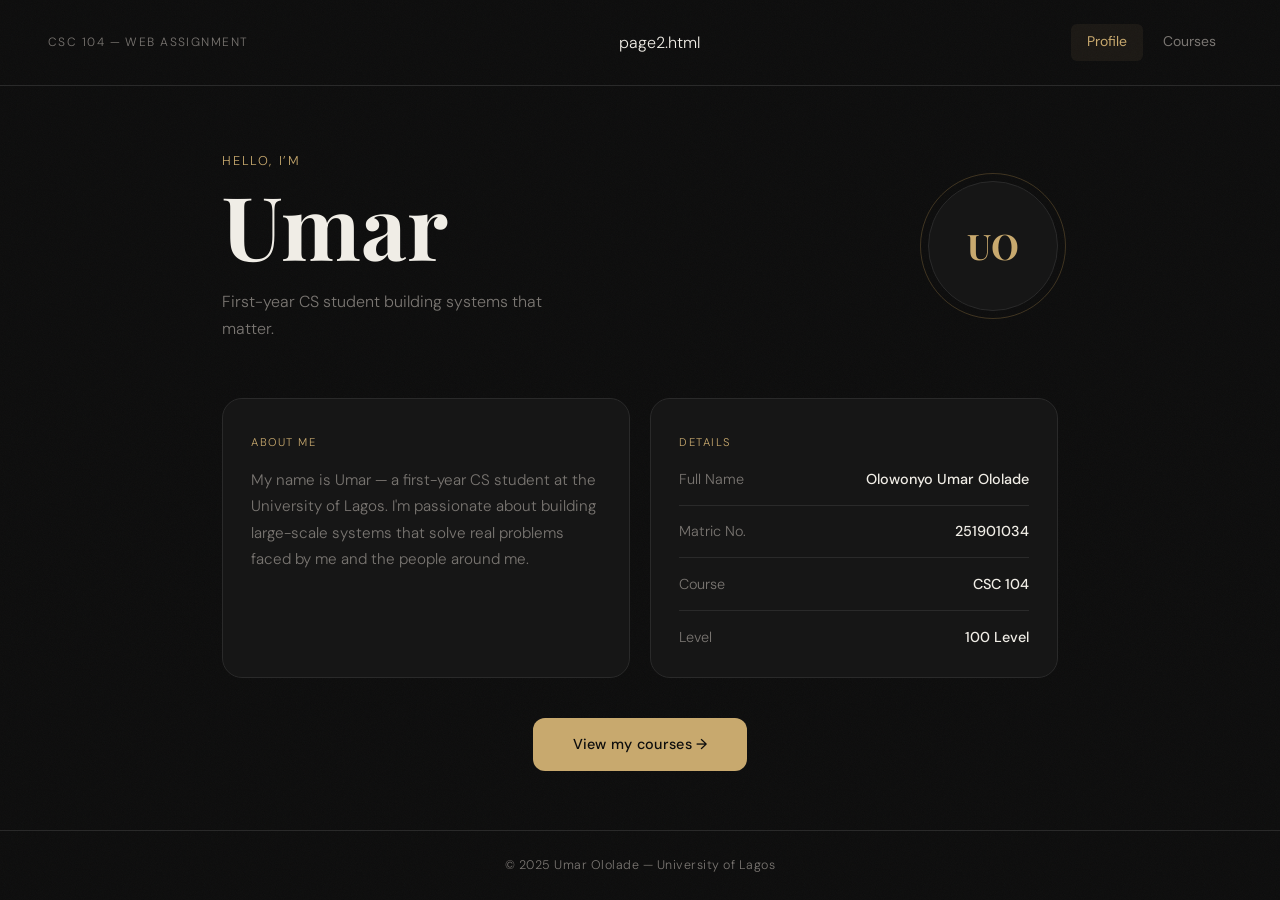
<file: index.html>
<!DOCTYPE html>
<html lang="en">
<head>
    <meta charset="UTF-8">
    <meta name="viewport" content="width=device-width, initial-scale=1.0">
    <title>Umar Ololade</title>
    <link rel="preconnect" href="https://fonts.googleapis.com">
    <link rel="preconnect" href="https://fonts.gstatic.com" crossorigin>
    <link href="https://fonts.googleapis.com/css2?family=Playfair+Display:ital,wght@0,700;1,400&family=DM+Sans:wght@300;400;500&display=swap" rel="stylesheet">
    <link rel="stylesheet" href="style.css">
</head>
<body>

    <div class="noise"></div>

    <header>
        <span class="header-tag">CSC 104 &mdash; Web Assignment</span> page2.html
        <nav>
            <a href="index.html" class="nav-link active">Profile</a>
            <a href="page2.html" class="nav-link">Courses</a>
        </nav>
    </header>

    <main>
        <section class="hero">
            <div class="hero-text">
                <p class="greeting">Hello, I&rsquo;m</p>
                <h1>Umar</h1>
                <p class="tagline">First-year CS student building systems that matter.</p>
            </div>
            <div class="avatar-wrap">
                <div class="avatar">UO</div>
                <div class="avatar-ring"></div>
            </div>
        </section>

        <section class="cards">
            <div class="card">
                <span class="card-label">About me</span>
                <p>My name is Umar — a first-year CS student at the University of Lagos. I'm passionate about building large-scale systems that solve real problems faced by me and the people around me.</p>
            </div>

            <div class="card details-card">
                <span class="card-label">Details</span>
                <ul class="details-list">
                    <li>
                        <span class="detail-key">Full Name</span>
                        <span class="detail-val">Olowonyo Umar Ololade</span>
                    </li>
                    <li>
                        <span class="detail-key">Matric No.</span>
                        <span class="detail-val">251901034</span>
                    </li>
                    <li>
                        <span class="detail-key">Course</span>
                        <span class="detail-val">CSC 104</span>
                    </li>
                    <li>
                        <span class="detail-key">Level</span>
                        <span class="detail-val">100 Level</span>
                    </li>
                </ul>
            </div>
        </section>

        <div class="cta-wrap">
            <a href="page2.html" class="cta-btn">View my courses &rarr;</a>
        </div>
    </main>

    <footer>
        <span>&copy; 2025 Umar Ololade &mdash; University of Lagos</span>
    </footer>

</body>
</html>
</file>
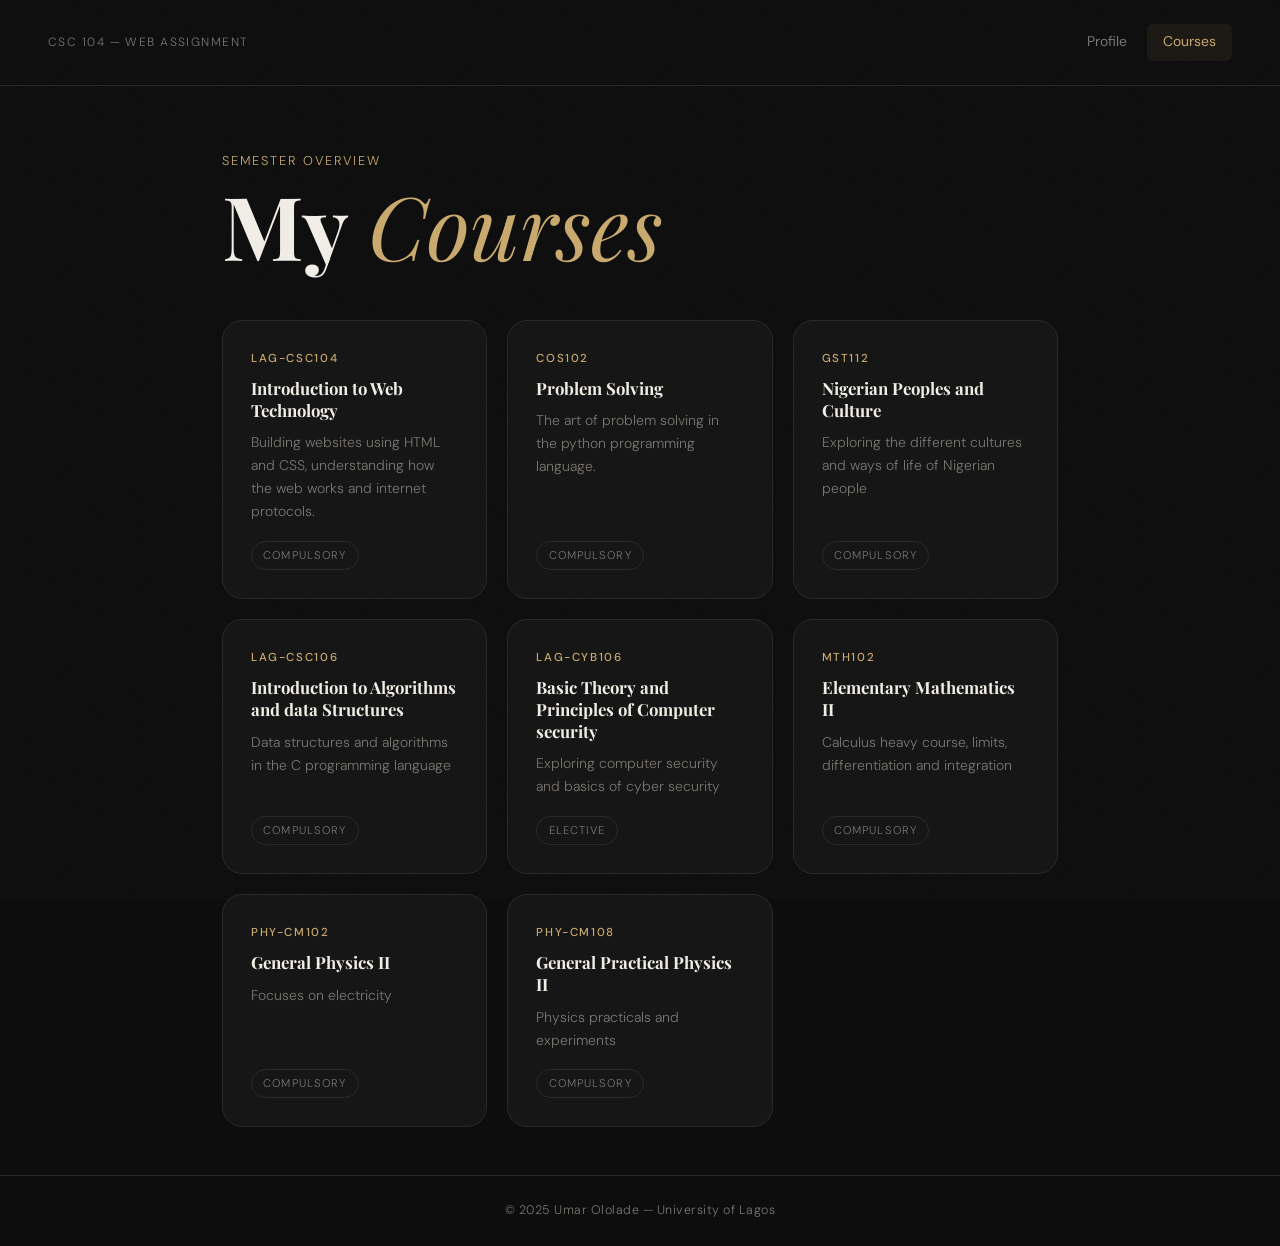
<file: page2.html>
<!DOCTYPE html>
<html lang="en">
<head>
    <meta charset="UTF-8">
    <meta name="viewport" content="width=device-width, initial-scale=1.0">
    <title>Courses &mdash; Umar Ololade</title>
    <link rel="preconnect" href="https://fonts.googleapis.com">
    <link rel="preconnect" href="https://fonts.gstatic.com" crossorigin>
    <link href="https://fonts.googleapis.com/css2?family=Playfair+Display:ital,wght@0,700;1,400&family=DM+Sans:wght@300;400;500&display=swap" rel="stylesheet">
    <link rel="stylesheet" href="style.css">
</head>
<body>

    <div class="noise"></div>

    <header>
        <span class="header-tag">CSC 104 &mdash; Web Assignment</span>
        <nav>
            <a href="index.html" class="nav-link">Profile</a>
            <a href="more_info.html" class="nav-link active">Courses</a>
        </nav>
    </header>

    <main>
        <section class="page-title">
            <p class="greeting">Semester Overview</p>
            <h1>My <em>Courses</em></h1>
        </section>

        <section class="courses-grid">

            <div class="course-card">
                <div class="course-code">LAG-CSC104</div>
                <h3>Introduction to Web Technology</h3>
                <p>Building websites using HTML and CSS, understanding how the web works and internet protocols.</p>
                <span class="course-tag">Compulsory</span>
            </div>

            <div class="course-card">
                <div class="course-code">COS102</div>
                <h3>Problem Solving</h3>
                <p>The art of problem solving in the python programming language.</p>
                <span class="course-tag">Compulsory</span>
            </div>

            <div class="course-card">
                <div class="course-code">GST112</div>
                <h3>Nigerian Peoples and Culture</h3>
                <p>Exploring the different cultures and ways of life of Nigerian people</p>
                <span class="course-tag">Compulsory</span>
            </div>

            <div class="course-card">
                <div class="course-code">LAG-CSC106</div>
                <h3>Introduction to Algorithms and data Structures</h3>
                <p>Data structures and algorithms in the C programming language</p>
                <span class="course-tag">Compulsory</span>
            </div>

            <div class="course-card">
                <div class="course-code">LAG-CYB106</div>
                <h3>Basic Theory and Principles of Computer security</h3>
                <p>Exploring computer security and basics of cyber security</p>
                <span class="course-tag">Elective</span>
            </div>

            <div class="course-card">
                <div class="course-code">MTH102</div>
                <h3>Elementary Mathematics II</h3>
                <p>Calculus heavy course, limits, differentiation and integration</p>
                <span class="course-tag">Compulsory</span>
            </div>

            <div class="course-card">
                <div class="course-code">PHY-CM102</div>
                <h3>General Physics II</h3>
                <p>Focuses on electricity</p>
                <span class="course-tag">Compulsory</span>
            </div>

            <div class="course-card">
                <div class="course-code">PHY-CM108</div>
                <h3>General Practical Physics II</h3>
                <p>Physics practicals and experiments</p>
                <span class="course-tag">Compulsory</span>
            </div>


        </section>
    </main>

    <footer>
        <span>&copy; 2025 Umar Ololade &mdash; University of Lagos</span>
    </footer>

</body>
</html>
</file>
<file: style.css>
/* ── Reset ── */
*, *::before, *::after { box-sizing: border-box; margin: 0; padding: 0; }

/* ── Tokens ── */
:root {
    --bg:        #0d0d0d;
    --surface:   #161616;
    --border:    #2a2a2a;
    --text:      #f0ede6;
    --muted:     #7a7672;
    --accent:    #c8a96e;
    --accent-dim:#8a6f3f;
    --radius-sm: 6px;
    --radius-md: 12px;
    --radius-lg: 20px;
    --font-display: 'Playfair Display', Georgia, serif;
    --font-body:    'DM Sans', system-ui, sans-serif;
    --transition: 0.22s ease;
}

/* ── Base ── */
html { scroll-behavior: smooth; }

body {
    background-color: var(--bg);
    color: var(--text);
    font-family: var(--font-body);
    font-size: 16px;
    line-height: 1.7;
    font-weight: 300;
    min-height: 100vh;
    display: flex;
    flex-direction: column;
    position: relative;
}

/* Subtle noise texture overlay */
.noise {
    position: fixed;
    inset: 0;
    pointer-events: none;
    z-index: 0;
    opacity: 0.03;
    background-image: url("data:image/svg+xml,%3Csvg viewBox='0 0 256 256' xmlns='http://www.w3.org/2000/svg'%3E%3Cfilter id='n'%3E%3CfeTurbulence type='fractalNoise' baseFrequency='0.9' numOctaves='4' stitchTiles='stitch'/%3E%3C/filter%3E%3Crect width='100%25' height='100%25' filter='url(%23n)'/%3E%3C/svg%3E");
    background-size: 200px 200px;
}

/* ── Header ── */
header {
    position: relative;
    z-index: 10;
    display: flex;
    align-items: center;
    justify-content: space-between;
    padding: 1.5rem 3rem;
    border-bottom: 1px solid var(--border);
}

.header-tag {
    font-size: 0.75rem;
    letter-spacing: 0.12em;
    text-transform: uppercase;
    color: var(--muted);
}

nav {
    display: flex;
    gap: 0.25rem;
}

.nav-link {
    display: inline-block;
    padding: 0.4rem 1rem;
    border-radius: var(--radius-sm);
    font-size: 0.875rem;
    font-weight: 400;
    color: var(--muted);
    text-decoration: none;
    transition: color var(--transition), background var(--transition);
}

.nav-link:hover {
    color: var(--text);
    background: var(--surface);
}

.nav-link.active {
    color: var(--accent);
    background: rgba(200, 169, 110, 0.08);
}

/* ── Main ── */
main {
    position: relative;
    z-index: 1;
    flex: 1;
    max-width: 900px;
    width: 100%;
    margin: 0 auto;
    padding: 4rem 2rem 3rem;
}

/* ── Hero (page 1) ── */
.hero {
    display: flex;
    align-items: center;
    justify-content: space-between;
    gap: 2rem;
    margin-bottom: 3.5rem;
}

.greeting {
    font-size: 0.8rem;
    letter-spacing: 0.14em;
    text-transform: uppercase;
    color: var(--accent);
    margin-bottom: 0.5rem;
}

h1 {
    font-family: var(--font-display);
    font-size: clamp(3rem, 8vw, 5.5rem);
    font-weight: 700;
    line-height: 1.05;
    color: var(--text);
    margin-bottom: 1rem;
}

h1 em {
    font-style: italic;
    font-weight: 400;
    color: var(--accent);
}

.tagline {
    font-size: 1rem;
    color: var(--muted);
    max-width: 320px;
}

/* Avatar */
.avatar-wrap {
    position: relative;
    flex-shrink: 0;
}

.avatar {
    width: 130px;
    height: 130px;
    border-radius: 50%;
    background: var(--surface);
    border: 1px solid var(--border);
    display: flex;
    align-items: center;
    justify-content: center;
    font-family: var(--font-display);
    font-size: 2.2rem;
    font-weight: 700;
    color: var(--accent);
    position: relative;
    z-index: 1;
}

.avatar-ring {
    position: absolute;
    inset: -8px;
    border-radius: 50%;
    border: 1px solid var(--accent-dim);
    opacity: 0.4;
}

/* ── Cards ── */
.cards {
    display: grid;
    grid-template-columns: 1fr 1fr;
    gap: 1.25rem;
    margin-bottom: 2.5rem;
}

.card {
    background: var(--surface);
    border: 1px solid var(--border);
    border-radius: var(--radius-lg);
    padding: 1.75rem;
    transition: border-color var(--transition);
}

.card:hover { border-color: #3a3a3a; }

.card-label {
    display: inline-block;
    font-size: 0.7rem;
    letter-spacing: 0.14em;
    text-transform: uppercase;
    color: var(--accent);
    margin-bottom: 0.9rem;
}

.card p {
    color: var(--muted);
    font-size: 0.95rem;
    line-height: 1.75;
}

/* Details list */
.details-list {
    list-style: none;
    display: flex;
    flex-direction: column;
    gap: 0.85rem;
}

.details-list li {
    display: flex;
    justify-content: space-between;
    align-items: baseline;
    font-size: 0.9rem;
    padding-bottom: 0.85rem;
    border-bottom: 1px solid var(--border);
}

.details-list li:last-child {
    border-bottom: none;
    padding-bottom: 0;
}

.detail-key { color: var(--muted); }
.detail-val { font-weight: 500; color: var(--text); }

/* CTA */
.cta-wrap { text-align: center; }

.cta-btn {
    display: inline-block;
    padding: 0.9rem 2.5rem;
    background: var(--accent);
    color: #0d0d0d;
    border-radius: var(--radius-md);
    font-family: var(--font-body);
    font-size: 0.9rem;
    font-weight: 500;
    text-decoration: none;
    letter-spacing: 0.02em;
    transition: opacity var(--transition), transform var(--transition);
}

.cta-btn:hover {
    opacity: 0.88;
    transform: translateY(-1px);
}

/* ── Page 2 ── */
.page-title { margin-bottom: 3rem; }

.courses-grid {
    display: grid;
    grid-template-columns: repeat(auto-fill, minmax(260px, 1fr));
    gap: 1.25rem;
}

.course-card {
    background: var(--surface);
    border: 1px solid var(--border);
    border-radius: var(--radius-lg);
    padding: 1.75rem;
    display: flex;
    flex-direction: column;
    gap: 0.6rem;
    transition: border-color var(--transition), transform var(--transition);
}

.course-card:hover {
    border-color: var(--accent-dim);
    transform: translateY(-2px);
}

.course-code {
    font-size: 0.72rem;
    font-weight: 500;
    letter-spacing: 0.14em;
    text-transform: uppercase;
    color: var(--accent);
}

.course-card h3 {
    font-family: var(--font-display);
    font-size: 1.05rem;
    font-weight: 700;
    color: var(--text);
    line-height: 1.3;
}

.course-card p {
    font-size: 0.875rem;
    color: var(--muted);
    line-height: 1.65;
    flex: 1;
}

.course-tag {
    align-self: flex-start;
    font-size: 0.7rem;
    letter-spacing: 0.1em;
    text-transform: uppercase;
    padding: 0.25rem 0.7rem;
    border-radius: 100px;
    border: 1px solid var(--border);
    color: var(--muted);
    margin-top: 0.5rem;
}

/* ── Footer ── */
footer {
    position: relative;
    z-index: 1;
    text-align: center;
    padding: 1.5rem;
    border-top: 1px solid var(--border);
    font-size: 0.78rem;
    color: var(--muted);
    letter-spacing: 0.04em;
}

/* ── Responsive ── */
@media (max-width: 650px) {
    header { padding: 1.25rem 1.5rem; }
    main { padding: 2.5rem 1.5rem 2rem; }

    .hero { flex-direction: column-reverse; align-items: flex-start; }
    .avatar { width: 90px; height: 90px; font-size: 1.6rem; }
    .avatar-ring { inset: -6px; }

    .cards { grid-template-columns: 1fr; }
}
</file>
